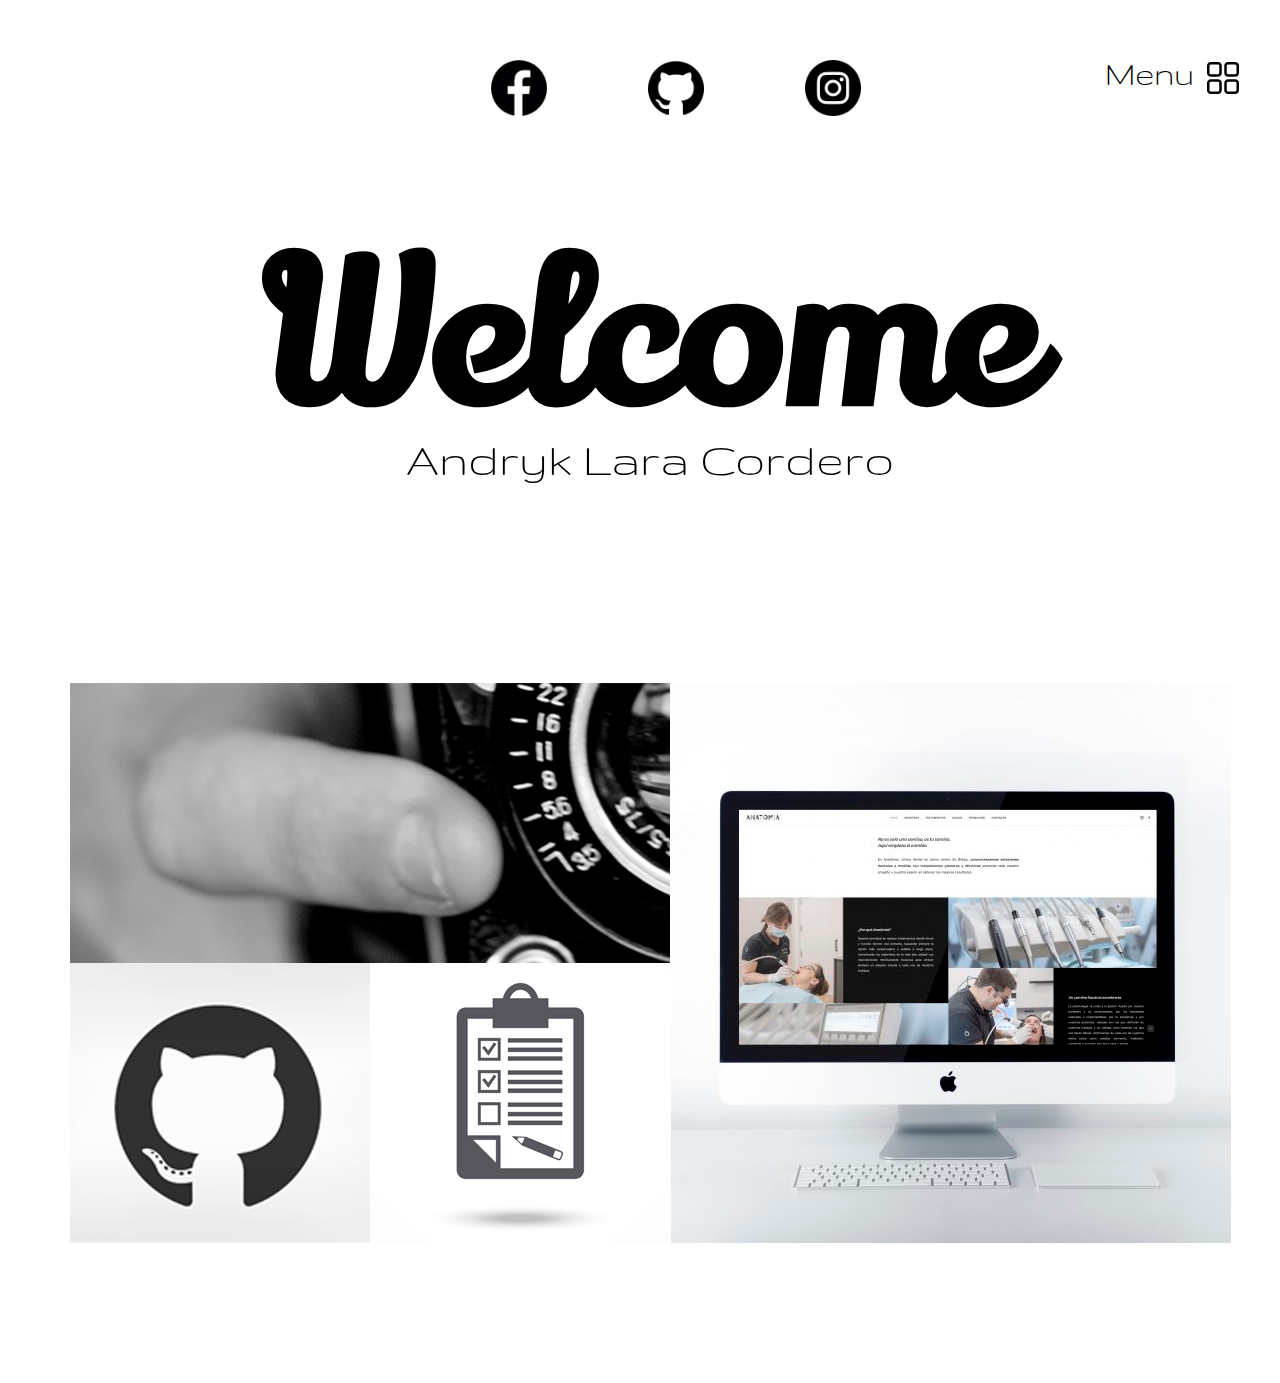
<file: index.html>
<!DOCTYPE html>
<html lang="en">
<head>
    <meta charset="UTF-8">
    <meta http-equiv="X-UA-Compatible" content="IE=edge">
    <meta name="viewport" content="width=device-width, initial-scale=1.0">
    <link rel="stylesheet" href="css/styles.css">
    <title>Andryk Lara Portfolio</title>
</head>
<body>
    <!-- HOMEPAGE -->
    <div class="homepage-container">
        <!-- HEADER -->
        <div class="homepage-header clearfix">
            <!-- HEADER SOCIAL MEDIA -->
            <div class="header-socialMedia clearfix">
                <a href="https://www.facebook.com/andryk.laracordero/"><img src="img/facebookIcon.png" alt="facebook icon"></a>
                <a href="https://github.com/Andryk-Lara"><img src="img/githubIcon.png" alt="github icon"></a>
                <a href="https://www.instagram.com/lara_c03/"><img src="img/instagramIcon.png" alt="instagram icon"></a>
            </div>
            <!-- TOP MENU -->
            <div class="header-topMenu clearfix">
                <input type="radio" name="modal" id="abrir-modal">
                <label class="menu-paragraph" for="abrir-modal">Menu</label>
                <input type="radio" name="modal" id="cerrar-modal">
                <label for="cerrar-modal">X</label>
                <div id="modal">
                    <a href="index.html"><p>Home</p></a>
                    <a href="projectSection.html"><p>Portfolio</p></a>
                    <a href="aboutMe.html"><p>About me</p></a>
                    <a href="contact.html"><p>Contact</p></a>
                </div>
                <a href="#"></a><img src="img/menu.png" alt="menu icon"></a>
            </div>
        </div>
        <!-- WELCOME TEXT -->
        <div class="homepage-welcomeText clearfix">
            <h1>Welcome</h1>
            <p>Andryk Lara Cordero</p>
        </div>
        <!-- PERSONAL SECTIONS -->
        <div class="homepage-personalSections">
            <div class="personalSections-colum1">
                <div class="box">
                    <div class="box-text">
                        <p>About me</p>
                        <a href="aboutMe.html">View More</a>
                    </div>
                    <img src="img/homepage-informaciónAndryk.png" alt="camera image">
                </div>
                <div class="box box-problem">
                    <div class="box-text">
                        <p>Github</p>
                        <a href="github.html">View More</a>
                    </div>
                    <img src="img/homepage-enlace-github.png" alt="github icon">
                </div>
                <div class="box box-problem">
                    <div class="box-text">
                        <p >Contact</p>
                        <a href="contact.html">View More</a>
                    </div>
                    <img src="img/homepage-enlace-contacto.png" alt="form icon">
                </div>
            </div>
            <div class="personalSections-colum2">
                <div class="box">
                    <div class="bigBox-text">
                        <p >Portfolio</p>
                        <a href="projectSection.html">View More</a>
                    </div>
                    <img src="img/homepage-enlace-portafolio.png" alt="portfolio icon">
                </div>
            </div>
        </div>
    </div>
</body>
</html>
</file>
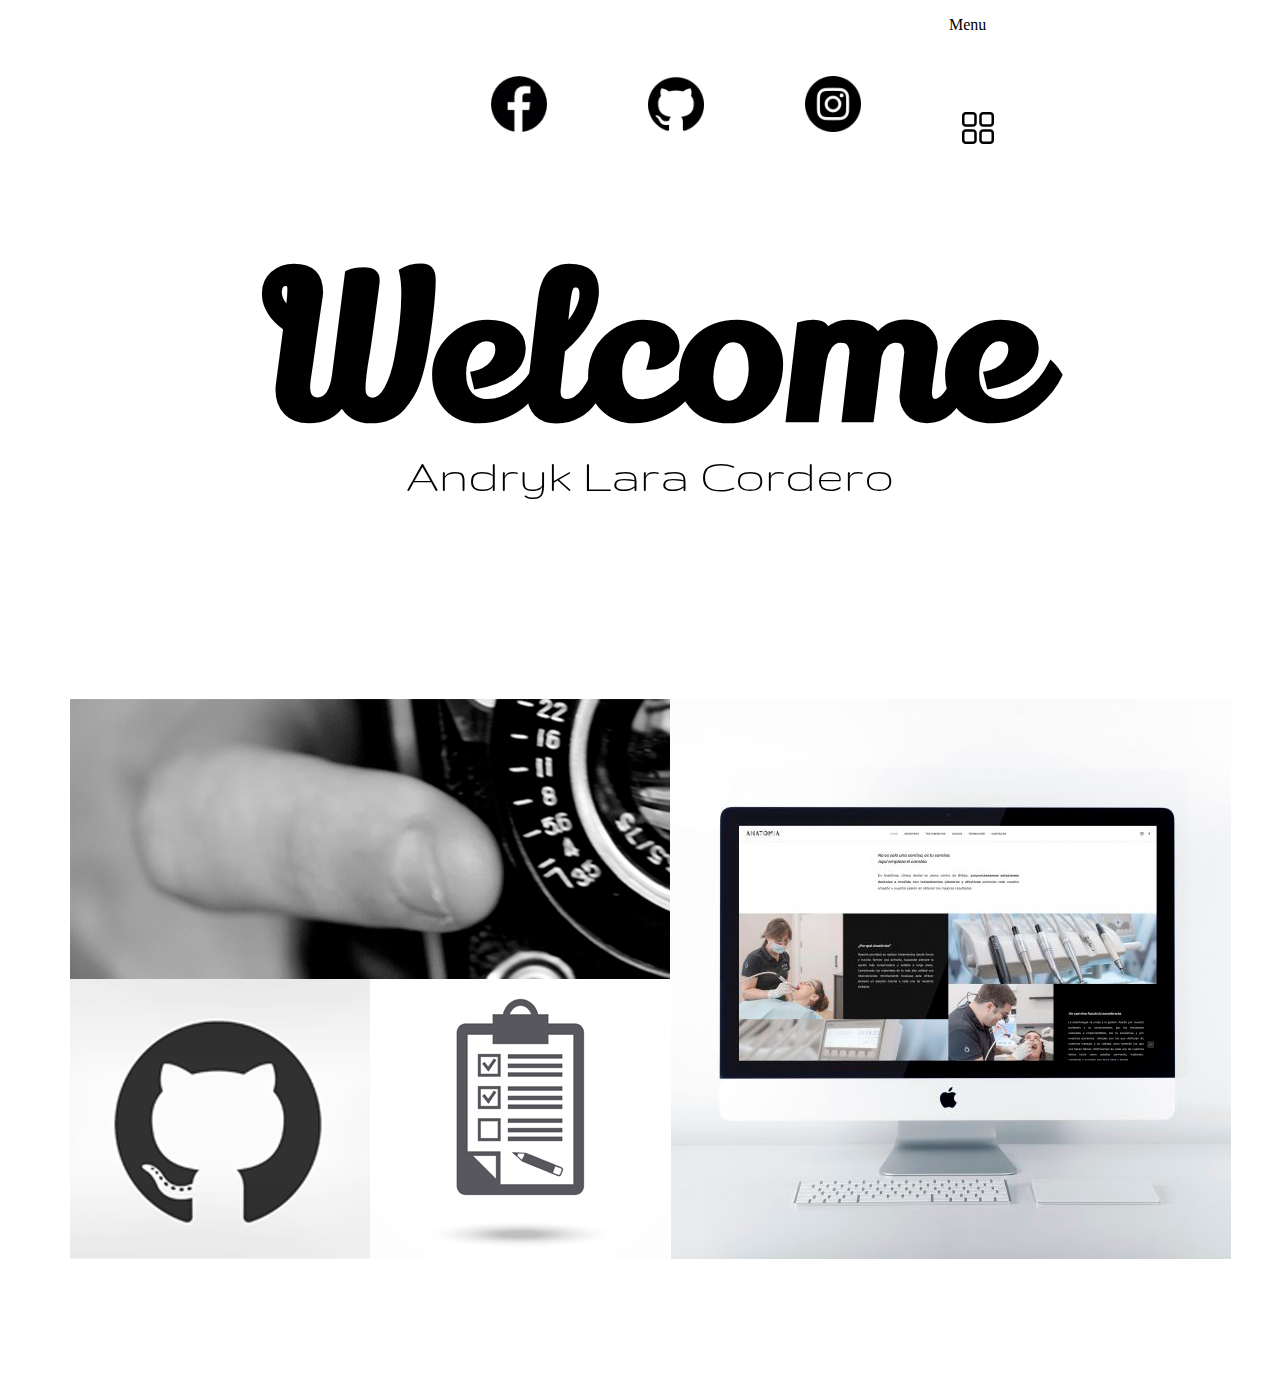
<file: html/index.html>
<!DOCTYPE html>
<html lang="en">
<head>
    <meta charset="UTF-8">
    <meta http-equiv="X-UA-Compatible" content="IE=edge">
    <meta name="viewport" content="width=device-width, initial-scale=1.0">
    <link rel="stylesheet" href="../css/styles.css">
    <title>Andryk Lara Portfolio</title>
</head>
<body>
    <!-- HOMEPAGE -->
    <div class="homepage-container">
        <!-- HEADER -->
        <div class="homepage-header clearfix">
            <!-- HEADER SOCIAL MEDIA -->
            <div class="header-socialMedia clearfix">
                <a href="https://www.facebook.com/andryk.laracordero/"><img src="../img/facebookIcon.png" alt="facebook icon"></a>
                <a href="https://github.com/Andryk-Lara"><img src="../img/githubIcon.png" alt="github icon"></a>
                <a href="https://www.instagram.com/lara_c03/"><img src="../img/instagramIcon.png" alt="instagram icon"></a>
            </div>
            <!-- TOP MENU -->
            <div class="header-topMenu clearfix">
                <p>Menu</p>
                <a href="#"><img src="../img/menu.png" alt="menu icon"></a>
            </div>
        </div>
        <!-- WELCOME TEXT -->
        <div class="homepage-welcomeText clearfix">
            <h1>Welcome</h1>
            <p>Andryk Lara Cordero</p>
        </div>
        <!-- PERSONAL SECTIONS -->
        <div class="homepage-personalSections">
            <div class="personalSections-colum1">
                <div class="box">
                    <div class="box-text">
                        <p>About me</p>
                        <a href="#">View More</a>
                    </div>
                    <img src="../img/homepage-informaciónAndryk.png" alt="camera image">
                </div>
                <div class="box box-problem">
                    <div class="box-text">
                        <p>Github</p>
                        <a href="#">View More</a>
                    </div>
                    <img src="../img/homepage-enlace-github.png" alt="github icon">
                </div>
                <div class="box box-problem">
                    <div class="box-text">
                        <p >Contact</p>
                        <a href="#">View More</a>
                    </div>
                    <img src="../img/homepage-enlace-contacto.png" alt="form icon">
                </div>
            </div>
            <div class="personalSections-colum2">
                <div class="box">
                    <div class="bigBox-text">
                        <p >Portfolio</p>
                        <a href="../html/projectSection.html">View More</a>
                    </div>
                    <img src="../img/homepage-enlace-portafolio.png" alt="portfolio icon">
                </div>
            </div>
        </div>
    </div>
</body>
</html>
</file>
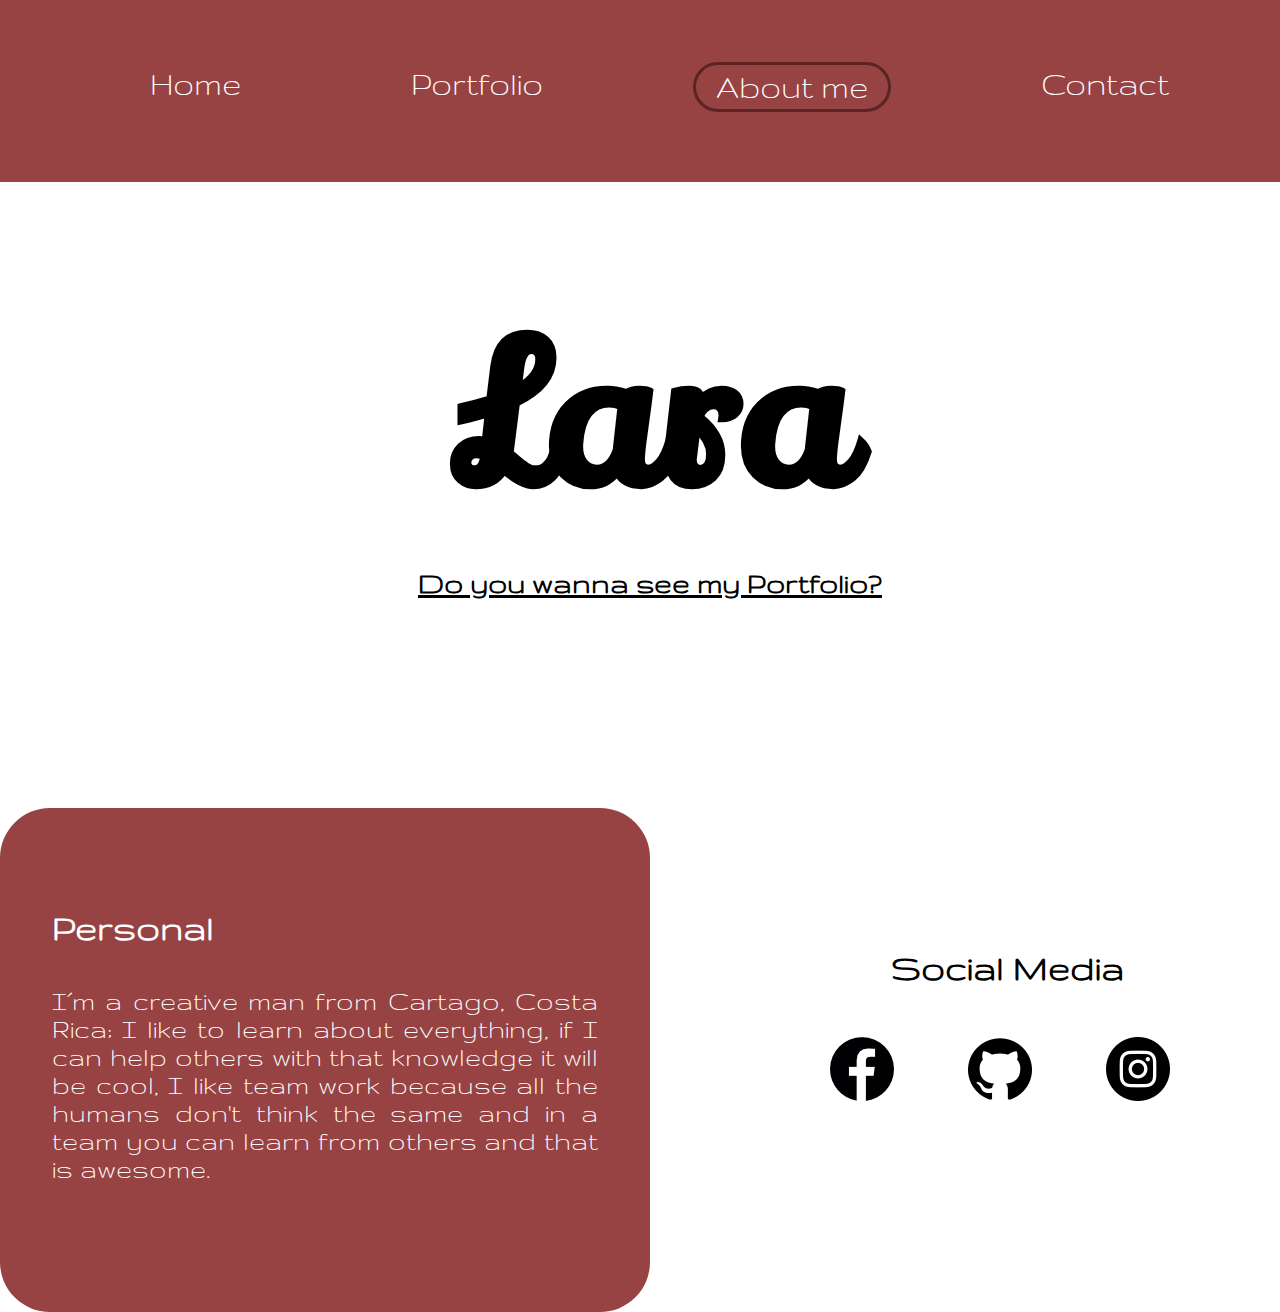
<file: aboutMe.html>
<!DOCTYPE html>
<html lang="en">
<head>
    <meta charset="UTF-8">
    <meta http-equiv="X-UA-Compatible" content="IE=edge">
    <meta name="viewport" content="width=device-width, initial-scale=1.0">
    <link rel="stylesheet" href="css/styles.css">
    <title>Andryk Lara Portfolio</title>
</head>
<body>
    <div class="about-me">
        <!-- PORTFOLIO MENU -->
        <div class="about-me__top-menu clearfix">
            <div class="clearfix">
                <a href="index.html">Home</a>
                <a href="projectSection.html">Portfolio</a>
                <a class="user-position" href="aboutMe.html">About me</a>
                <a href="contact.html">Contact</a>
            </div>
        </div>
        <!-- PERSONAL INFORMATION -->
        <div class="about-me__personal-information">
            <div class="about-me__welcome">
                <h2>Lara</h2>
            </div>
            <div class="about-me__portfolio-link">
                <h3><a href="projectSection.html"> Do you wanna see my Portfolio?</a></h3>
            </div>
            <!-- SECONDARY -->
            <div class="about-me__personal-information__secondary">
                <h3>Personal</h3>
                <p>I´m a creative man from Cartago, Costa Rica; I like to learn about everything, if I can help others with that knowledge it will be cool, I like team work because all the humans don't think the same and in a team you can learn from others and that is awesome.</p>
            </div>
            <div class="about-me__personal-information__socialMedia clearfix">
                <h3>Social Media</h3>
                <a href="https://www.facebook.com/andryk.laracordero/"><img src="img/facebookIcon.png" alt="facebook icon"></a>
                <a href="https://github.com/Andryk-Lara"><img src="img/githubIcon.png" alt="github icon"></a>
                <a href="https://www.instagram.com/lara_c03/"><img src="img/instagramIcon.png" alt="instagram icon"></a>
            </div>
            
        </div>
    </div>
</body>
</html>
</file>
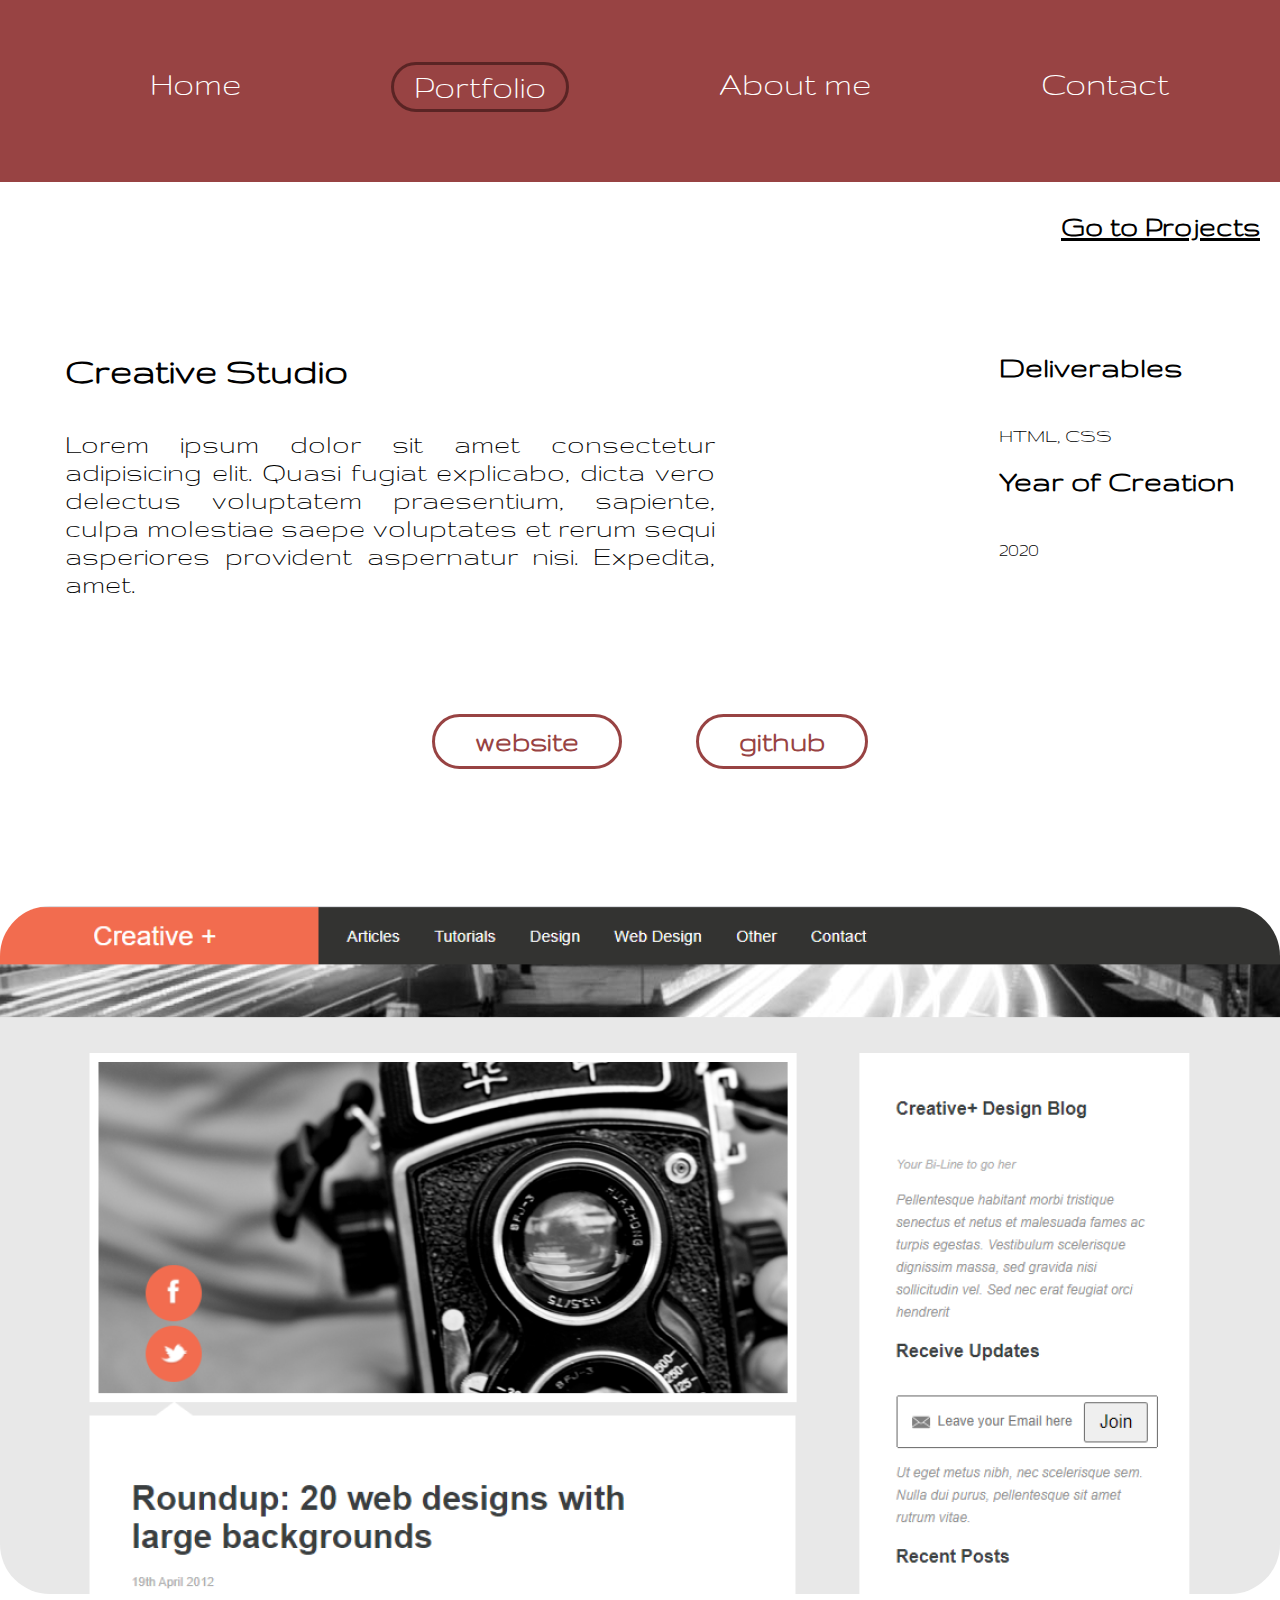
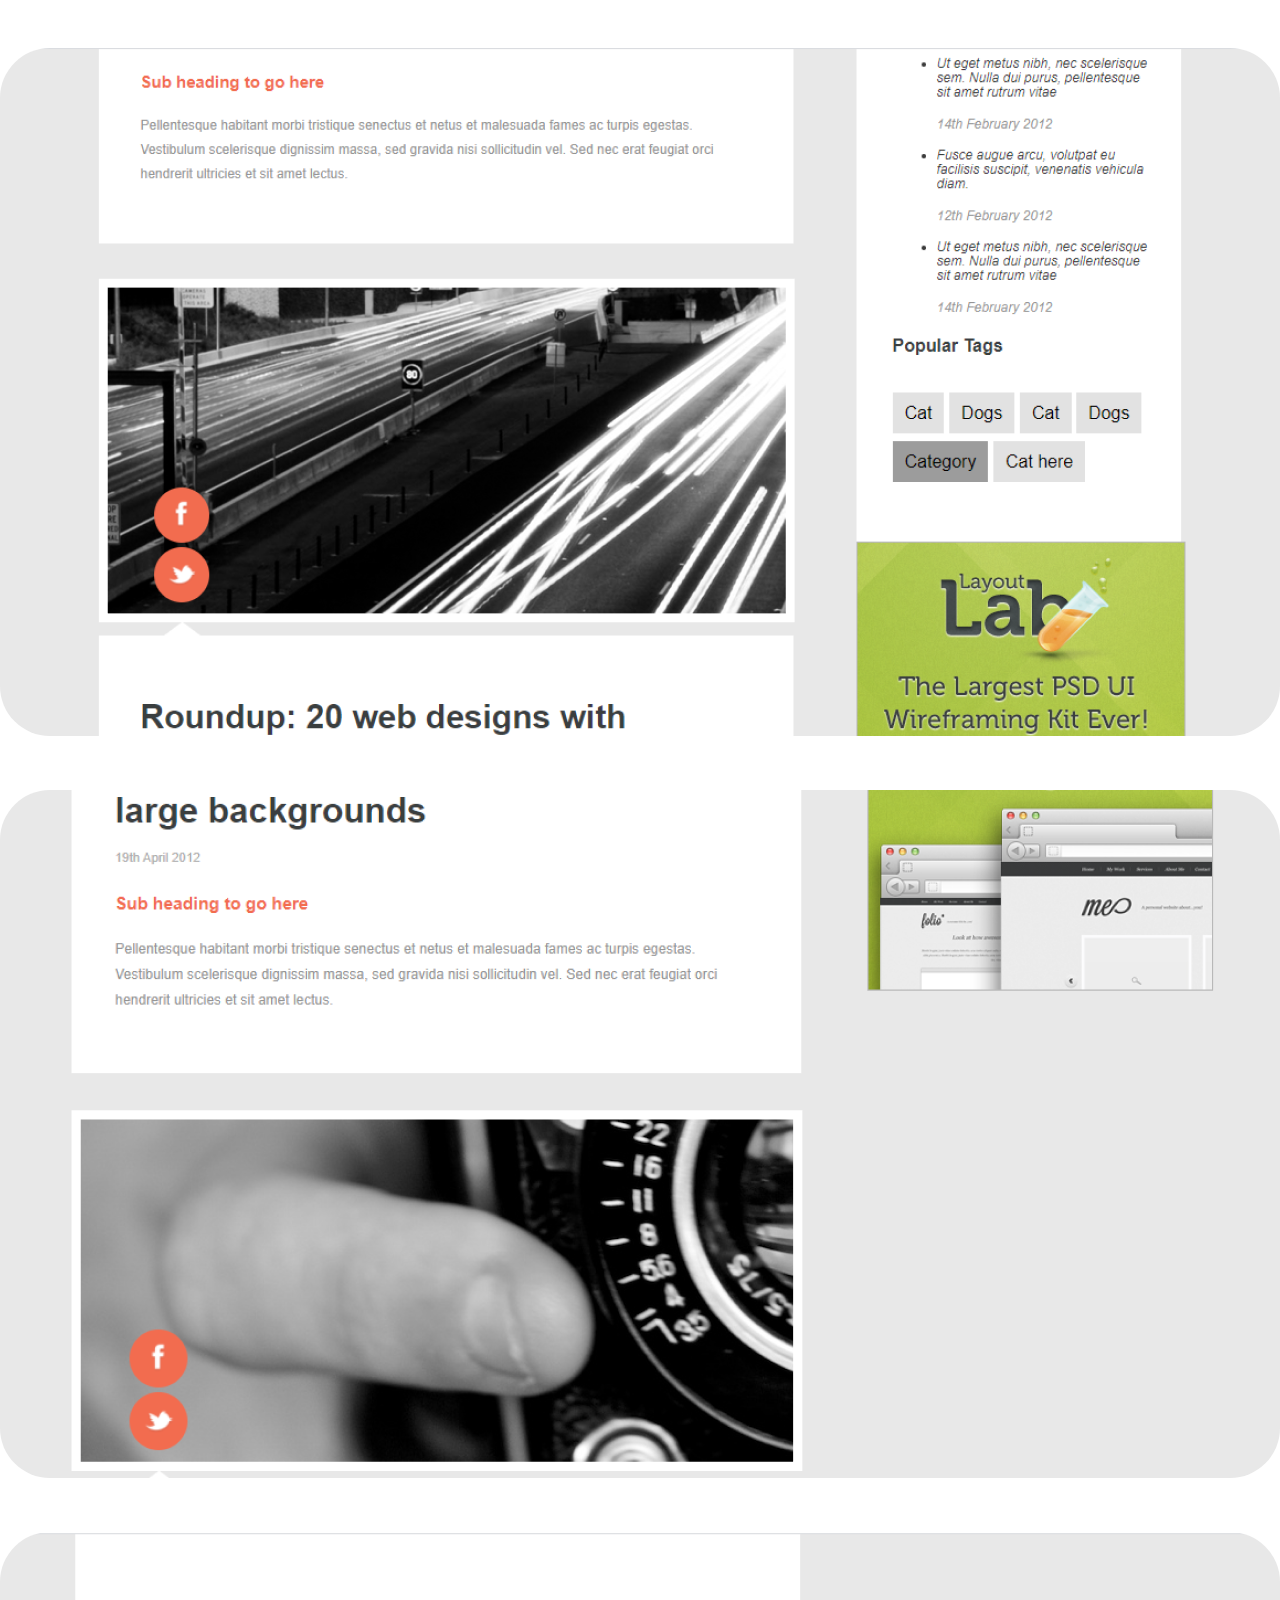
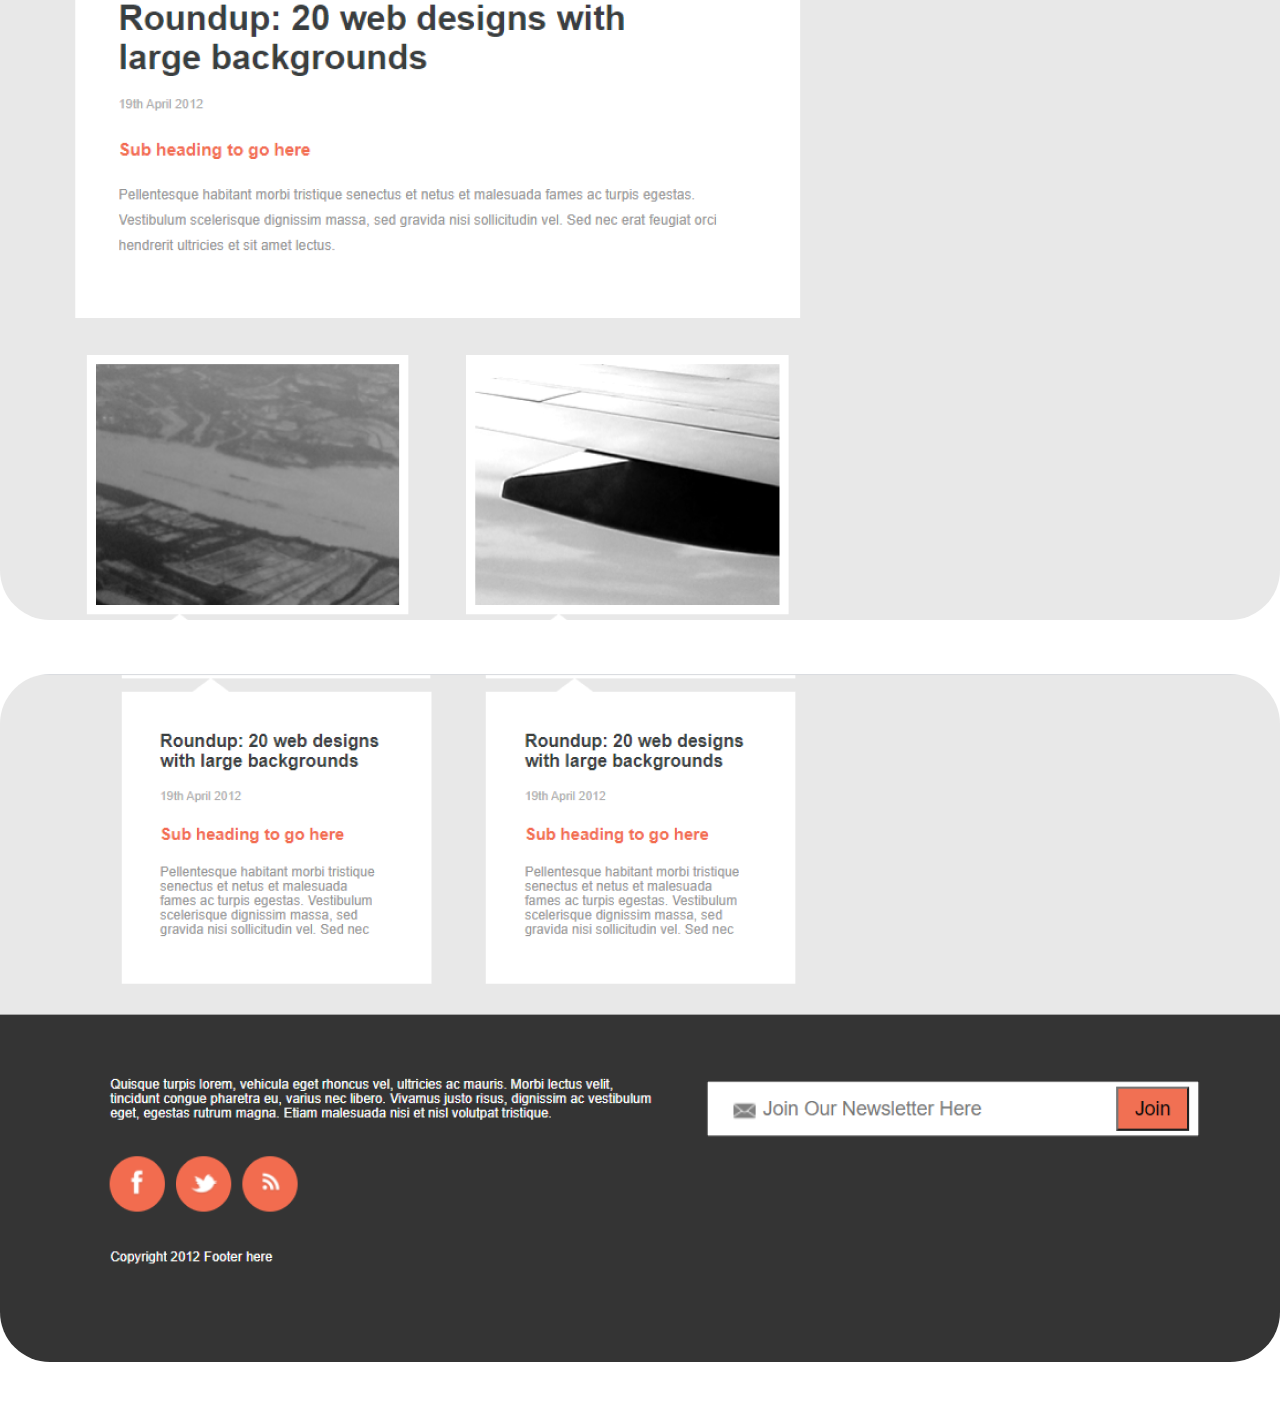
<file: creativeStudio.html>
<!DOCTYPE html>
<html lang="en">
<head>
    <meta charset="UTF-8">
    <meta http-equiv="X-UA-Compatible" content="IE=edge">
    <meta name="viewport" content="width=device-width, initial-scale=1.0">
    <link rel="stylesheet" href="css/styles.css">
    <title>Andryk Lara Portfolio</title>
</head>
<body>
    <!-- PORTFOLIO PROJECT -->
    <!-- CREATIVE STUDIO -->
    <div class="project-creative">
        <div class="project-creative__top-menu clearfix">
            <div class="clearfix">
                <a href="index.html">Home</a>
                <a class="user-position" href="projectSection.html">Portfolio</a>
                <a href="aboutMe.html">About me</a>
                <a href="contact.html">Contact</a>
            </div>
        </div>
        <span class="project-creative__father"><a class="project-creative__go-back" href="projectSection.html">Go to Projects</a></span>
        <div class="project-creative__project-information clearfix">
            <div class="project-creative__project-information--left">
                <h3>Creative Studio</h3>
                <p>Lorem ipsum dolor sit amet consectetur adipisicing elit. Quasi fugiat explicabo, dicta vero delectus voluptatem praesentium, sapiente, culpa molestiae saepe voluptates et rerum sequi asperiores provident aspernatur nisi. Expedita, amet.</p>
            </div>
            <div class="project-creative__project-information--right">
                <h4>Deliverables</h4>
                <p>HTML, CSS</p>
                <h4>Year of Creation</h4>
                <p>2020</p>
            </div>
        </div>
        <div class="project-creative__website-button">
            <a href="https://andryk-lara.github.io/Proyecto-Final-DW2/" target="_blank">website</a>
            <a href="https://github.com/Andryk-Lara/Proyecto-Final-DW2" target="_blank">github</a>
        </div>
        <div class="project-creative__images">
            <img src="img/creative-studio__image1.png" alt="">
            <img src="img/creative-studio__image2.png" alt="">
            <img src="img/creative-studio__image3.png" alt="">
            <img src="img/creative-studio__image4.png" alt="">
            <img src="img/creative-studio__image5.png" alt="">
        </div>
    </div>
</body>
</html>
</file>
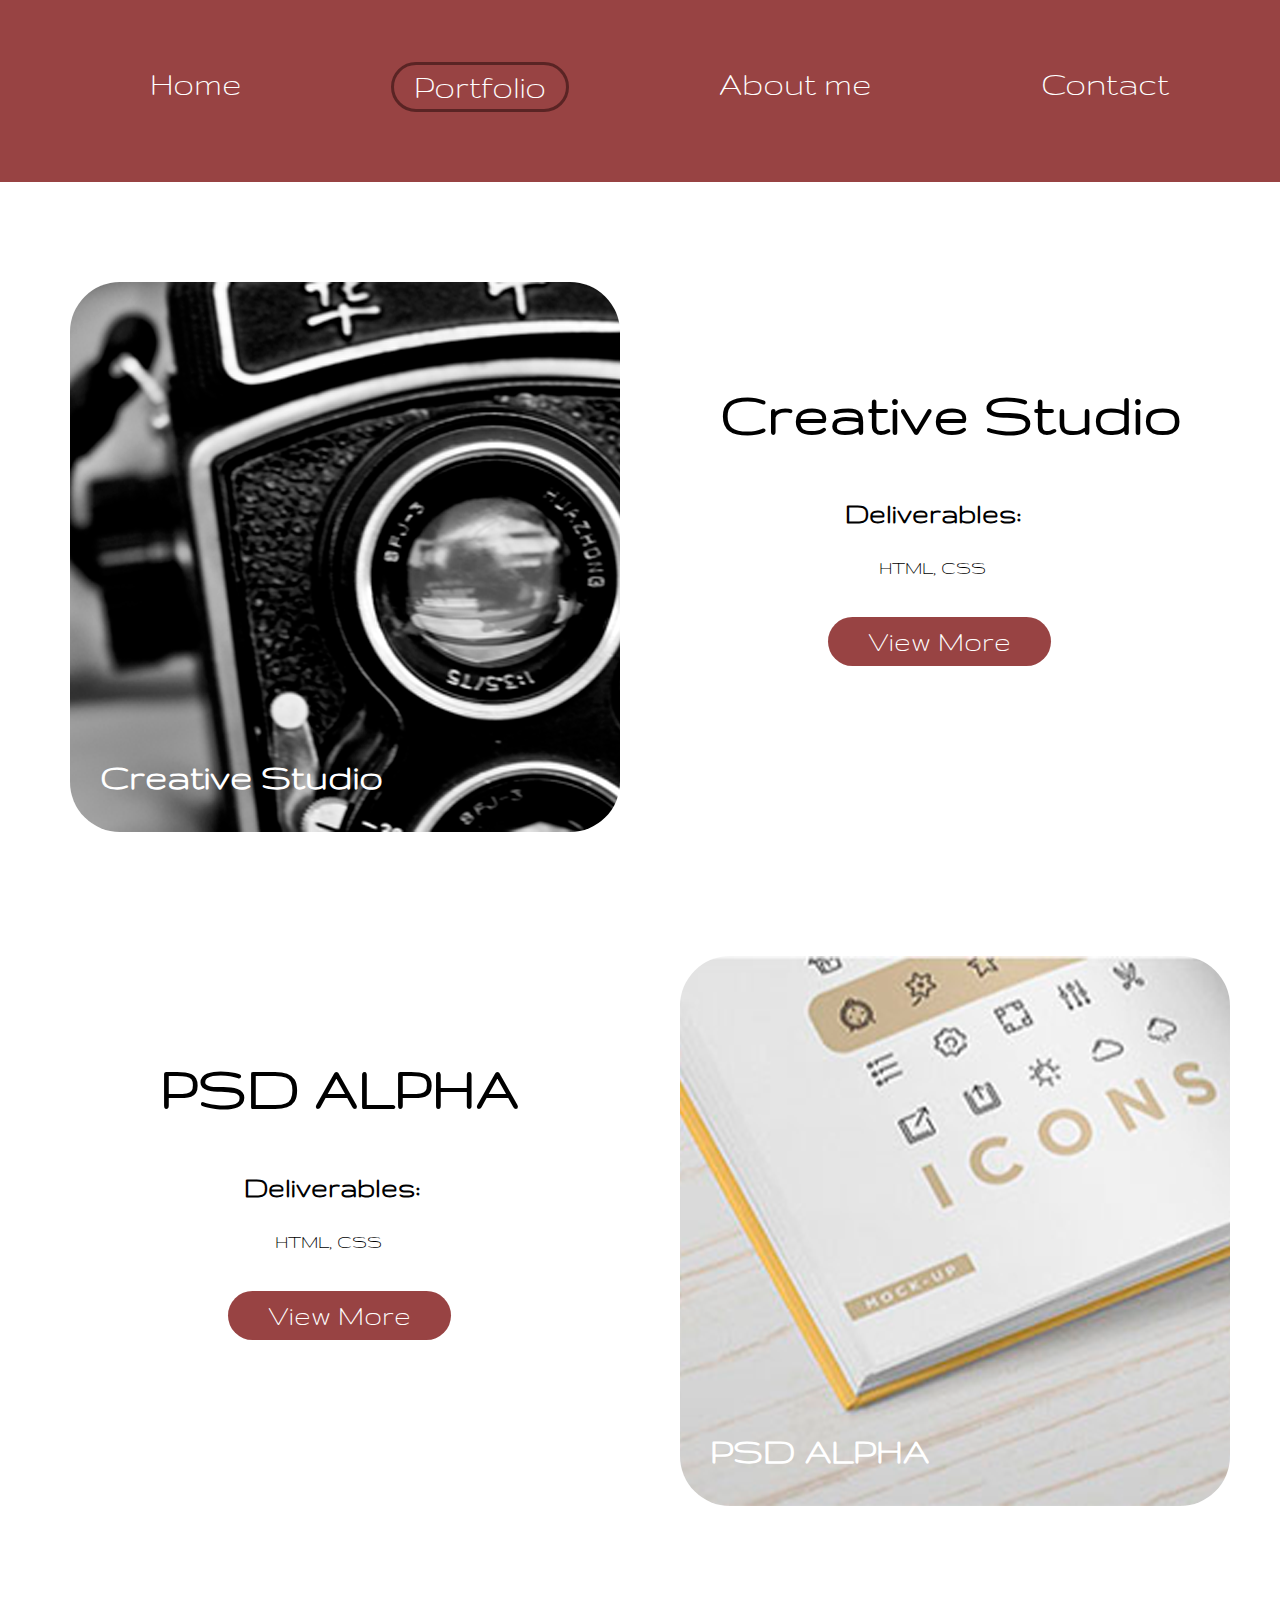
<file: projectSection.html>
<!DOCTYPE html>
<html lang="en">
<head>
    <meta charset="UTF-8">
    <meta http-equiv="X-UA-Compatible" content="IE=edge">
    <meta name="viewport" content="width=device-width, initial-scale=1.0">
    <link rel="stylesheet" href="css/styles.css">
    <title>Andryk Lara Portfolio</title>
</head>
<body>
    <!-- PORTFOLIO -->
    <div class="portfolio-container">
        <!-- PORTFOLIO TOP MENU -->
        <div class="portfolio-topMenu clearfix">
            <div> 
                <a href="index.html">Home</a>
                <a class="user-position" href="projectSection.html">Portfolio</a>
                <a href="aboutMe.html">About me</a>
                <a href="contact.html">Contact</a>
            </div>
        </div>
        <!-- PORTFOLIO PROJECTS -->
        <div class="portfolio-project clearfix">
            <!-- PORTFOLIO PROJECT ON LEFT -->
            <div class="project-image-left clearfix">
                <img src="img/portafolio-proyecto1.png" alt="camera image">
                <div>
                    <p>Creative Studio</p>
                </div>
            </div>
            <div class="project-information-left clearfix">
                <div class="information-title">
                    <h2>Creative Studio</h2>
                    <h3>Deliverables:</h3>
                    <p>HTML, CSS</p>
                    <a href="creativeStudio.html">View More</a>
                </div>
            </div>
            <!-- PORTFOLIO PROJECT ON RIGHT -->
            <div class="project-image-right clearfix">
                <img src="img/portafolio-proyecto2.png" alt="camera image">
                <div>
                    <p>PSD ALPHA</p>
                </div>
            </div>
            <div class="project-information-right clearfix">
                <div class="information-title">
                    <h2>PSD ALPHA</h2>
                    <h3>Deliverables:</h3>
                    <p>HTML, CSS</p>
                    <a href="#">View More</a>
                </div>
            </div>
        </div>
    </div>
</body>
</html>
</file>
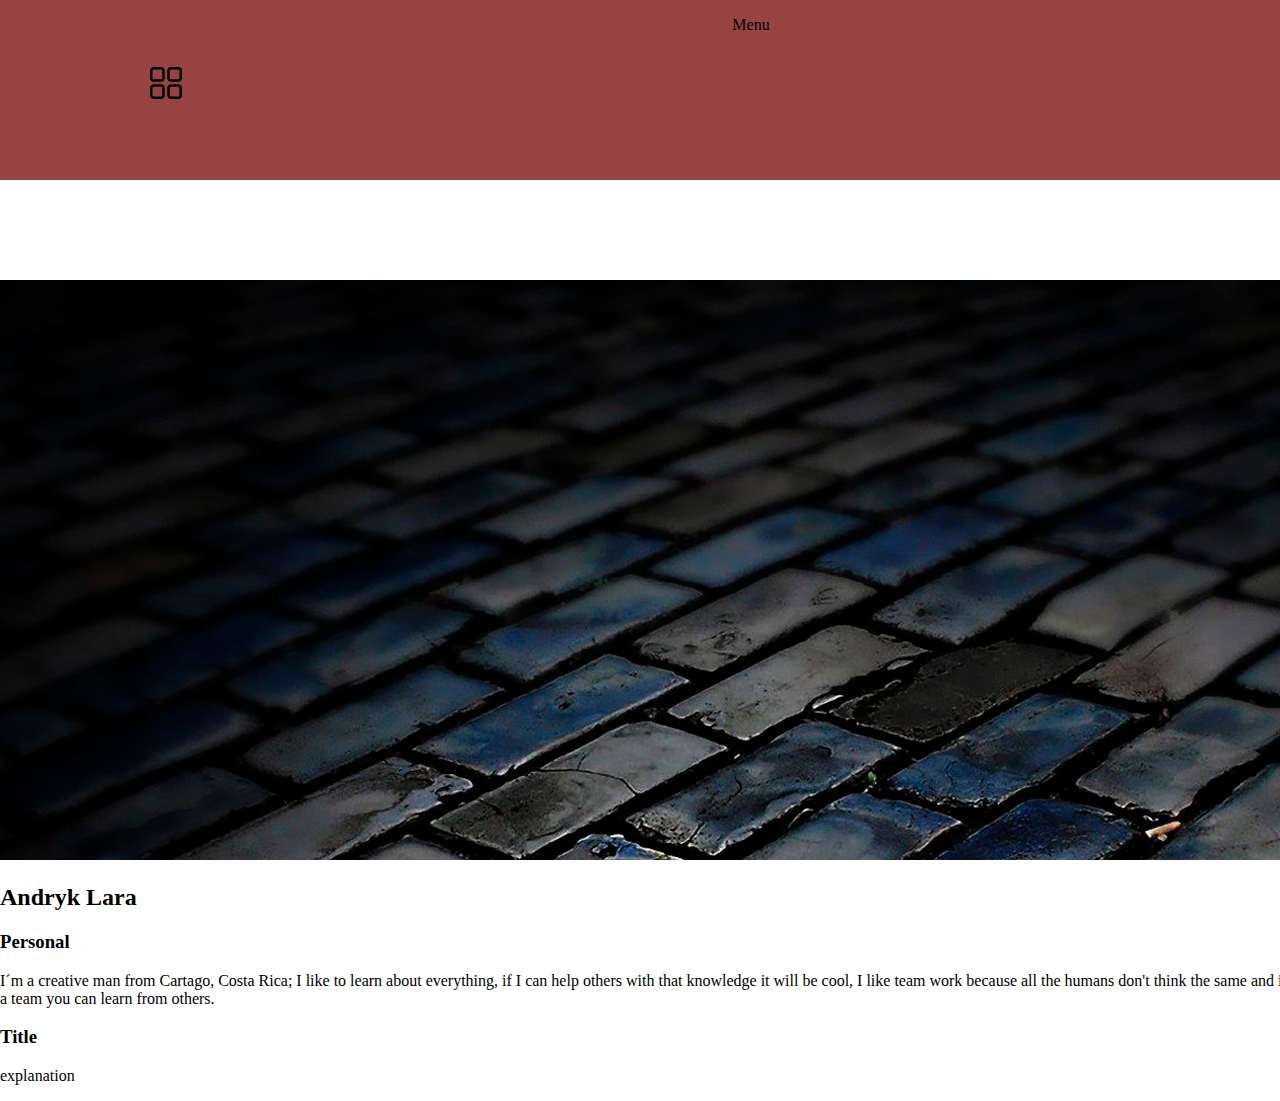
<file: html/aboutMe.html>
<!DOCTYPE html>
<html lang="en">
<head>
    <meta charset="UTF-8">
    <meta http-equiv="X-UA-Compatible" content="IE=edge">
    <meta name="viewport" content="width=device-width, initial-scale=1.0">
    <link rel="stylesheet" href="../css/styles.css">
    <title>Andryk Lara Portfolio</title>
</head>
<body>
    <div class="aboutMe-container">
        <!-- PORTFOLIO MENU -->
        <div class="portfolio-topMenu clearfix">
            <a href="#"><img src="../img/menu.png" alt="menu icon"></a>
            <p>Menu</p>
        </div>
        <!-- BANNER -->
        <div class="aboutMe-banner">
            <img src="../img/banner-aboutme.png" alt="">
            <h2>Andryk Lara</h2>
        </div>
        <!-- PERSONAL INFORMATION -->
        <div class="personalInformation">
            <!-- SECONDARY -->
            <div class="personalInformation-secondary">
                <h3>Personal</h3>
                <p>I´m a creative man from Cartago, Costa Rica; I like to learn about everything, if I can help others with that knowledge it will be cool, I like team work because all the humans don't think the same and in a team you can learn from others.</p>
            </div>
            <div class="personalInformation-primary">
                <h3>Title</h3>
                <p>explanation</p>
            </div>
        </div>
    </div>
</body>
</html>
</file>
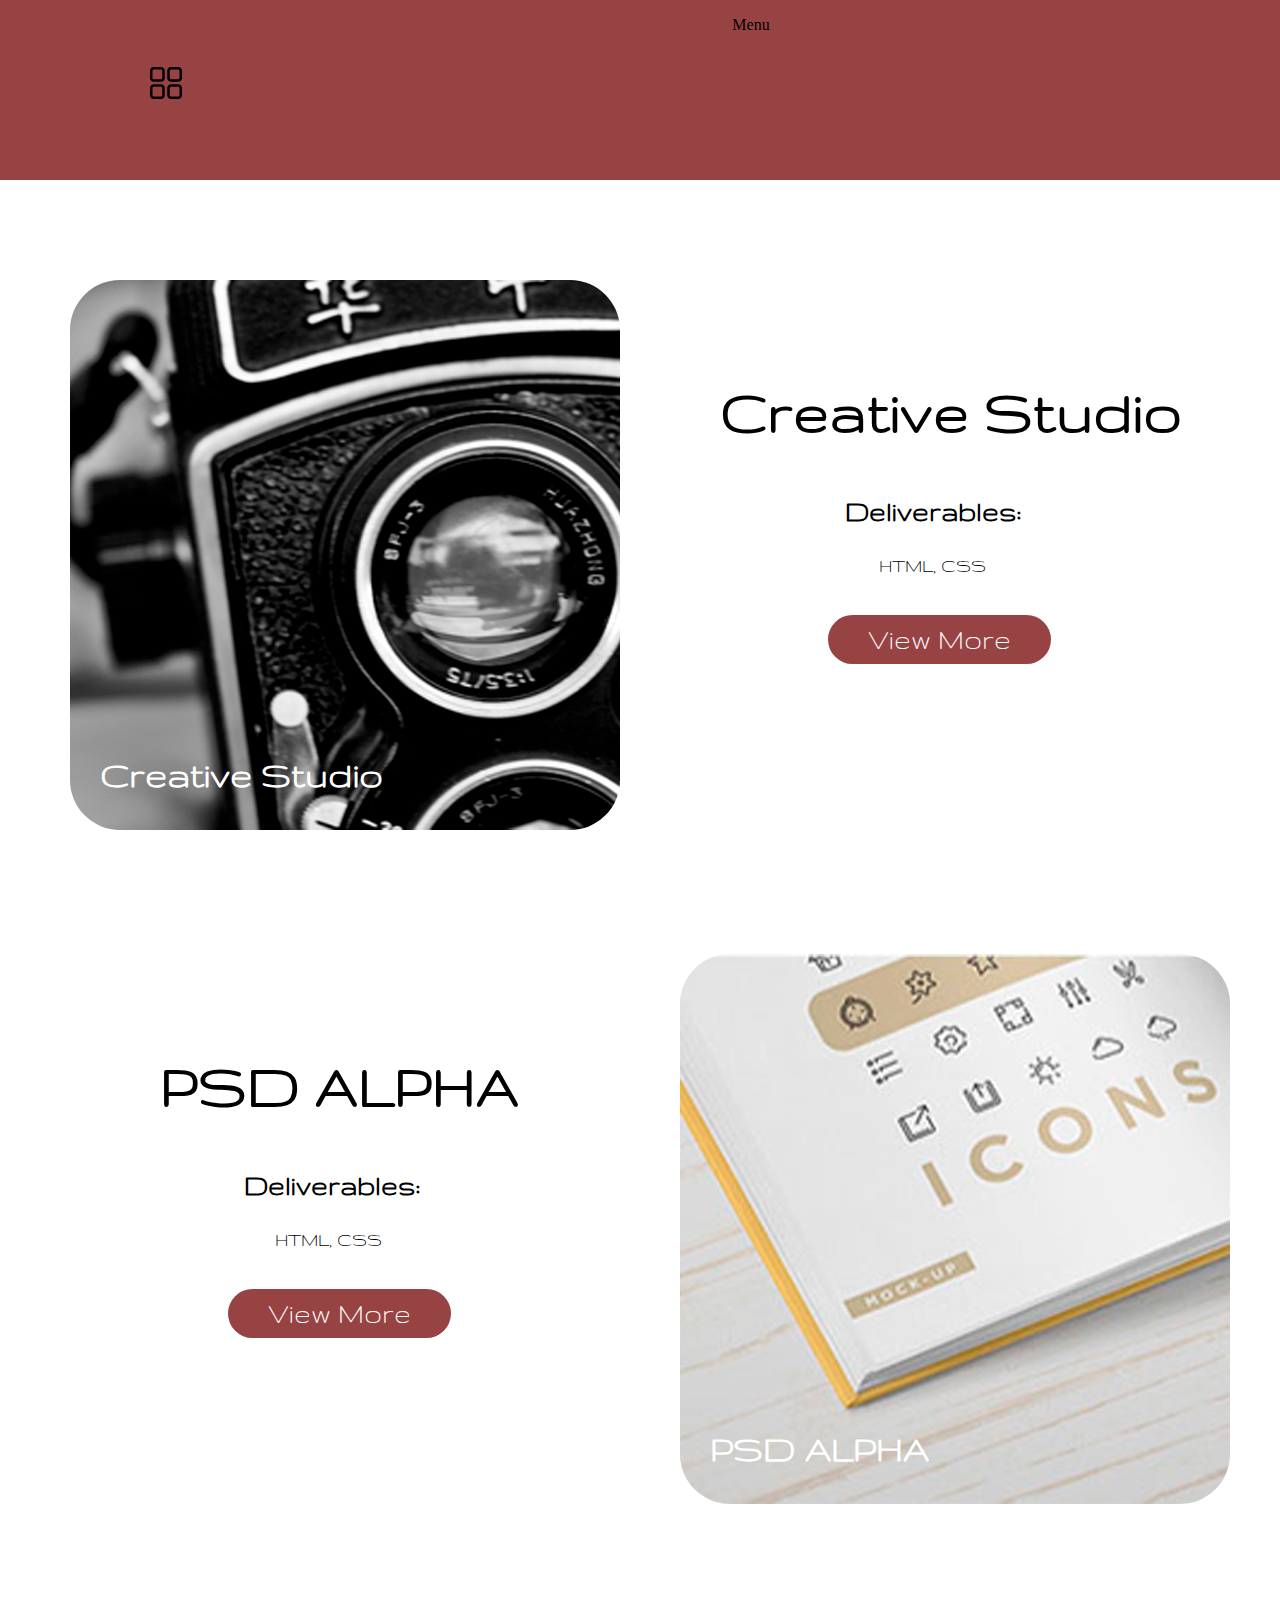
<file: html/projectSection.html>
<!DOCTYPE html>
<html lang="en">
<head>
    <meta charset="UTF-8">
    <meta http-equiv="X-UA-Compatible" content="IE=edge">
    <meta name="viewport" content="width=device-width, initial-scale=1.0">
    <link rel="stylesheet" href="../css/styles.css">
    <title>Andryk Lara Portfolio</title>
</head>
<body>
    <!-- PORTFOLIO -->
    <div class="portfolio-container">
        <!--PORTFOLIO MENU-->
        <div class="portfolio-topMenu clearfix">
            <a href="#"><img src="../img/menu.png" alt="menu icon"></a>
            <p>Menu</p>
        </div>
        <!-- PORTFOLIO PROJECTS -->
        <div class="portfolio-project clearfix">
            <!-- PORTFOLIO PROJECT ON LEFT -->
            <div class="project-image-left clearfix">
                <img src="../img/portafolio-proyecto1.png" alt="camera image">
                <div>
                    <p>Creative Studio</p>
                </div>
            </div>
            <div class="project-information-left clearfix">
                <div class="information-title">
                    <h2>Creative Studio</h2>
                    <h3>Deliverables:</h3>
                    <p>HTML, CSS</p>
                    <a href="#">View More</a>
                </div>
            </div>
            <!-- PORTFOLIO PROJECT ON RIGHT -->
            <div class="project-image-right clearfix">
                <img src="../img/portafolio-proyecto2.png" alt="camera image">
                <div>
                    <p>PSD ALPHA</p>
                </div>
            </div>
            <div class="project-information-right clearfix">
                <div class="information-title">
                    <h2>PSD ALPHA</h2>
                    <h3>Deliverables:</h3>
                    <p>HTML, CSS</p>
                    <a href="#">View More</a>
                </div>
            </div>
        </div>
    </div>
</body>
</html>
</file>
<file: css/styles.css>
@import url("https://fonts.googleapis.com/css2?family=Lily+Script+One&display=swap");
@import url("https://fonts.googleapis.com/css2?family=Gruppo&display=swap");
.clearfix::after {
  content: "";
  clear: both;
  display: table;
}

/* HOMEPAGE */
body {
  width: 1300px;
  background-color: white;
  margin: 0 auto;
}

/* HEADER */
.homepage-header {
  width: 100%;
  margin-bottom: 0;
  /* MODAL */
}
.homepage-header .header-socialMedia {
  width: 36%;
  float: left;
  margin-top: 50px;
  margin-left: 37%;
}
.homepage-header .header-socialMedia a {
  margin-right: 77px;
}
.homepage-header .header-socialMedia img {
  width: 12%;
  padding: 10px 10px;
}
.homepage-header .header-socialMedia img:hover {
  background-color: #984343;
  border-radius: 50px;
}
.homepage-header .header-topMenu .menu-paragraph {
  font-size: 35px;
  font-family: "Gruppo", cursive;
  margin-left: 12%;
  margin-top: 57px;
  float: left;
}
.homepage-header .header-topMenu img {
  margin-left: 1%;
  margin-top: 62px;
  float: left;
}
.homepage-header #modal {
  background: rgba(0, 0, 0, 0.9);
  position: fixed;
  top: -100vh;
  left: 0;
  width: 100%;
  height: 100vh;
  z-index: 100;
  transition: all 0.5s;
}
.homepage-header #modal a {
  text-decoration: none;
}
.homepage-header #modal p {
  color: #fff;
  width: 70%;
  font-size: 50px;
  font-family: "Gruppo", cursive;
  line-height: 150px;
  text-align: center;
  position: relative;
  left: 17%;
  top: 20px;
  margin: 0;
}
.homepage-header #modal p:hover {
  color: #984343;
}
.homepage-header #modal p:active {
  color: #5a2424;
}
.homepage-header #abrir-modal {
  display: none;
}
.homepage-header #abrir-modal + label {
  cursor: pointer;
}
.homepage-header #abrir-modal:checked ~ #modal {
  top: 0;
}
.homepage-header #cerrar-modal {
  display: none;
}
.homepage-header #cerrar-modal + label {
  position: fixed;
  top: 1em;
  left: 1em;
  z-index: 150;
  color: white;
  font-size: 50px;
  font-weight: bold;
  font-family: "Gruppo", cursive;
  cursor: pointer;
}
.homepage-header #cerrar-modal:checked ~ #modal {
  top: -100vh;
}

/* WELCOME TEXT*/
.homepage-welcomeText {
  text-align: center;
  margin-top: 70px;
}
.homepage-welcomeText h1 {
  font-size: 200px;
  font-family: "Lily Script One", cursive;
  margin-top: 0;
  margin-bottom: 0;
}
.homepage-welcomeText p {
  font-size: 50px;
  font-family: "Gruppo", cursive;
  margin-top: -40px;
  margin-bottom: 200px;
}

/* PERSONAL SECTIONS */
.homepage-personalSections {
  width: 89.23%;
  margin: 0 auto;
  margin-bottom: 700px;
}
.homepage-personalSections .personalSections-colum1 {
  width: 51.8%;
  float: left;
}
.homepage-personalSections .personalSections-colum2 {
  width: 47%;
  float: left;
}
.homepage-personalSections .box {
  position: relative;
  float: left;
}
.homepage-personalSections .box-problem {
  margin-top: -4px;
}
.homepage-personalSections .box-text {
  width: 100%;
  background-color: rgba(0, 0, 0, 0.7);
  font-family: "Gruppo", cursive;
  text-align: center;
  position: absolute;
  display: none;
  padding-top: 45px;
  padding-bottom: 90px;
}
.homepage-personalSections .box-text p {
  color: white;
  font-size: 40px;
}
.homepage-personalSections .box-text a {
  color: white;
  background-color: #984343;
  border-radius: 30px;
  font-size: 27px;
  text-decoration: none;
  padding: 9px 20px;
}
.homepage-personalSections .box-text a:hover {
  color: black;
  background-color: white;
}
.homepage-personalSections .box:hover > .box-text {
  display: block;
}
.homepage-personalSections .bigBox-text {
  width: 100%;
  background-color: rgba(0, 0, 0, 0.7);
  font-family: "Gruppo", cursive;
  text-align: center;
  position: absolute;
  display: none;
  padding-top: 190px;
  padding-bottom: 225px;
}
.homepage-personalSections .bigBox-text p {
  color: white;
  font-size: 40px;
}
.homepage-personalSections .bigBox-text a {
  color: white;
  background-color: #984343;
  border-radius: 30px;
  font-size: 27px;
  text-decoration: none;
  padding: 9px 20px;
}
.homepage-personalSections .bigBox-text a:hover {
  color: black;
  background-color: white;
}
.homepage-personalSections .box:hover > .bigBox-text {
  display: block;
}

.portfolio-topMenu {
  width: 100%;
  background-color: #984343;
  float: right;
  margin: 0 auto;
  margin-left: 50%;
  text-align: center;
  margin-bottom: 100px;
  padding-bottom: 70px;
}
.portfolio-topMenu a {
  color: white;
  font-size: 35px;
  font-family: "Gruppo", cursive;
  text-align: center;
  text-decoration: none;
  margin-top: 62px;
  margin-left: 10%;
  padding: 5px 20px;
  border-radius: 100px;
  float: left;
}
.portfolio-topMenu a:hover {
  color: black;
  background-color: white;
}

.portfolio-project {
  width: 100%;
  margin: 0 auto;
}

.project-image-left {
  float: left;
  position: relative;
  margin-left: 70px;
}
.project-image-left div p {
  color: #fff;
  font-size: 40px;
  font-family: "Gruppo", cursive;
  font-weight: bold;
  bottom: 0;
  margin-left: 30px;
  position: absolute;
}
.project-image-left img {
  border-radius: 50px;
}

.project-information-left {
  float: left;
  margin-bottom: 300px;
}
.project-information-left h2 {
  font-size: 65px;
  font-family: "Gruppo", cursive;
  margin-left: 100px;
  margin-top: 100px;
}
.project-information-left h3 {
  font-size: 30px;
  font-family: "Gruppo", cursive;
  margin-left: 40%;
  margin-top: 50px;
}
.project-information-left p {
  font-size: 20px;
  font-family: "Gruppo", cursive;
  margin-left: 46%;
  margin-bottom: 50px;
}
.project-information-left a {
  color: white;
  background-color: #984343;
  font-size: 30px;
  font-family: "Gruppo", cursive;
  text-decoration: none;
  border-radius: 50px;
  margin-left: 37%;
  padding: 10px 40px;
}
.project-information-left a:hover {
  background-color: #5a2424;
}
.project-information-left a:active {
  background-color: black;
}

.project-image-right {
  float: right;
  position: relative;
  margin-right: 70px;
}
.project-image-right div p {
  color: #fff;
  font-size: 40px;
  font-family: "Gruppo", cursive;
  font-weight: bold;
  bottom: 0;
  margin-left: 30px;
  position: absolute;
}
.project-image-right img {
  border-radius: 50px;
}

.project-information-right {
  float: left;
  margin-bottom: 300px;
}
.project-information-right h2 {
  font-size: 65px;
  font-family: "Gruppo", cursive;
  margin-left: 160px;
  margin-top: 100px;
}
.project-information-right h3 {
  font-size: 30px;
  font-family: "Gruppo", cursive;
  margin-left: 47%;
  margin-top: 50px;
}
.project-information-right p {
  font-size: 20px;
  font-family: "Gruppo", cursive;
  margin-left: 53%;
  margin-bottom: 50px;
}
.project-information-right a {
  color: white;
  background-color: #984343;
  font-size: 30px;
  font-family: "Gruppo", cursive;
  text-decoration: none;
  border-radius: 50px;
  margin-left: 44%;
  padding: 10px 40px;
}
.project-information-right a:hover {
  background-color: #5a2424;
}
.project-information-right a:active {
  background-color: black;
}

body {
  width: 1300px;
}

.about-me__top-menu {
  width: 100%;
  background-color: #984343;
  float: right;
  margin: 0 auto;
  text-align: center;
  margin-bottom: 100px;
  padding-bottom: 8px;
  margin-top: 0;
  padding-top: 0;
}
.about-me__top-menu a {
  color: white;
  font-size: 35px;
  font-family: "Gruppo", cursive;
  text-align: center;
  text-decoration: none;
  margin-top: 62px;
  margin-bottom: 62px;
  margin-left: 10%;
  padding: 5px 20px;
  border-radius: 100px;
  float: left;
}
.about-me__top-menu a:hover {
  color: black;
  background-color: white;
}

.about-me__personal-information .about-me__welcome h2 {
  font-family: "Lily Script One", cursive;
  font-size: 12.5rem;
  margin-top: 0;
  padding-top: 250px;
  padding-bottom: 0px;
  margin-bottom: 0;
  text-align: center;
}

.about-me__personal-information__secondary {
  width: 50%;
  background-color: #984343;
  color: white;
  font-family: "Gruppo", cursive;
  margin-top: 0;
  padding-top: 100px;
  padding-bottom: 100px;
  border-radius: 50px;
  float: left;
}
.about-me__personal-information__secondary h3 {
  font-size: 2.5rem;
  margin-top: 0;
  margin-left: 8%;
}
.about-me__personal-information__secondary p {
  font-size: 1.8rem;
  text-align: justify;
  margin-left: 8%;
  margin-right: 8%;
}

.about-me__personal-information__socialMedia {
  text-align: center;
  padding-top: 100px;
}
.about-me__personal-information__socialMedia h3 {
  font-size: 2.5rem;
  font-family: "Gruppo", cursive;
  text-align: center;
  margin-left: 55%;
}
.about-me__personal-information__socialMedia a {
  margin-left: 50px;
}
.about-me__personal-information__socialMedia img {
  padding: 10px 10px;
}
.about-me__personal-information__socialMedia img:hover {
  background-color: #984343;
  border-radius: 50px;
}

.about-me__portfolio-link {
  font-family: "Gruppo", cursive;
  margin: 0 auto;
  text-align: center;
  width: 50%;
}
.about-me__portfolio-link h3 {
  border-radius: 50px;
  font-size: 2rem;
  margin-top: 0;
  margin-bottom: 200px;
  padding: 10px 40px;
  text-align: inherit;
  text-decoration: underline;
}
.about-me__portfolio-link h3 a {
  color: black;
}
.about-me__portfolio-link h3:hover a {
  color: #984343;
}

.project-creative__top-menu {
  width: 100%;
  background-color: #984343;
  float: right;
  margin: 0 auto;
  text-align: center;
  padding-bottom: 8px;
  margin-top: 0;
  padding-top: 0;
}
.project-creative__top-menu a {
  color: white;
  font-size: 35px;
  font-family: "Gruppo", cursive;
  text-align: center;
  text-decoration: none;
  margin-top: 62px;
  margin-bottom: 62px;
  margin-left: 10%;
  padding: 5px 20px;
  border-radius: 100px;
  float: left;
}
.project-creative__top-menu a:hover {
  color: black;
  background-color: white;
}

.project-creative__father {
  width: 100%;
}

.project-creative__go-back {
  color: black;
  font-size: 30px;
  text-decoration: none;
  font-family: "Gruppo", cursive;
  font-weight: bold;
  float: right;
  margin-top: 20px;
  margin-right: 0%;
  margin-left: 68%;
  margin-bottom: 100px;
  padding: 10px 40px;
  text-decoration: underline;
}

.project-creative__go-back:hover {
  color: #984343;
}

.project-creative__go-back:active {
  color: #5a2424;
}

.project-creative__project-information--left {
  width: 50%;
  font-family: "Gruppo", cursive;
  float: left;
  margin-left: 5%;
}
.project-creative__project-information--left h3 {
  margin-top: 0;
  font-size: 2.5rem;
}
.project-creative__project-information--left p {
  font-size: 1.8rem;
  text-align: justify;
}

.project-creative__project-information--right {
  float: right;
  font-family: "Gruppo", cursive;
  margin-right: 5%;
}
.project-creative__project-information--right h4 {
  margin-top: 0;
  font-size: 2rem;
}
.project-creative__project-information--right p {
  font-size: 1.3rem;
}

.project-creative__website-button {
  margin: 0 auto;
  text-align: center;
  font-family: "Gruppo", cursive;
  margin-top: 100px;
  margin-left: 70px;
  margin-bottom: 150px;
}
.project-creative__website-button a {
  color: #984343;
  border: 3px solid #984343;
  border-radius: 50px;
  font-size: 30px;
  font-weight: bold;
  margin-right: 70px;
  text-decoration: none;
  padding: 10px 40px;
}
.project-creative__website-button a:hover {
  color: white;
  background-color: #5a2424;
}
.project-creative__website-button a:active {
  background-color: black;
}

.project-creative__images {
  margin: 0 auto;
}
.project-creative__images img {
  border-radius: 50px;
  margin-bottom: 50px;
}

.contact__top-menu {
  width: 100%;
  background-color: #984343;
  float: right;
  margin: 0 auto;
  text-align: center;
  padding-bottom: 8px;
  margin-top: 0;
  padding-top: 0;
}
.contact__top-menu a {
  color: white;
  font-size: 35px;
  font-family: "Gruppo", cursive;
  text-align: center;
  text-decoration: none;
  margin-top: 62px;
  margin-bottom: 62px;
  margin-left: 10%;
  padding: 5px 20px;
  border-radius: 100px;
  float: left;
}
.contact__top-menu a:hover {
  color: black;
  background-color: white;
}

.contact__image {
  float: left;
}

.form-contact {
  background-color: #984343;
  float: left;
  margin-top: 70px;
  margin-left: 5%;
  padding: 40px 50px;
  width: 25%;
}
.form-contact .line label {
  color: #fff;
  font-family: "Gruppo", cursive;
  font-size: 1.7rem;
  margin-bottom: 20px;
  float: left;
  width: 100%;
}
.form-contact .line input {
  font-family: "Gruppo", cursive;
  font-size: 1.7rem;
  margin-bottom: 20px;
}
.form-contact button {
  font-size: 1.5rem;
  font-family: "Gruppo", cursive;
  float: right;
  margin-top: 36px;
  padding: 10px 40px;
}

.github__top-menu {
  width: 100%;
  background-color: #984343;
  float: right;
  margin: 0 auto;
  text-align: center;
  padding-bottom: 8px;
  margin-top: 0;
  padding-top: 0;
}
.github__top-menu a {
  color: white;
  font-size: 35px;
  font-family: "Gruppo", cursive;
  text-align: center;
  text-decoration: none;
  margin-top: 62px;
  margin-bottom: 62px;
  margin-left: 10%;
  padding: 5px 20px;
  border-radius: 100px;
  float: left;
}
.github__top-menu a:hover {
  color: black;
  background-color: white;
}

.github__title {
  font-size: 2.5rem;
  font-family: "Gruppo", cursive;
  margin-right: 150px;
  margin-top: 220px;
  float: right;
}

.github__box-project {
  background-color: #5a2424;
  border-radius: 50px;
  border: 3px solid #5a2424;
  font-family: "Gruppo", cursive;
  font-size: 1.7rem;
  float: left;
  margin-top: 70px;
  margin-left: 10%;
  padding: 20px 50px;
  transition: width 2s;
  text-align: center;
  width: 300px;
}
.github__box-project a {
  color: white;
  padding: 10px 50px;
  text-decoration: none;
}

.github__box-project:hover {
  border: 3px solid gray;
  width: 400px;
}

.user-position {
  border: 3px solid #5a2424;
}

/*# sourceMappingURL=styles.css.map */
</file>
